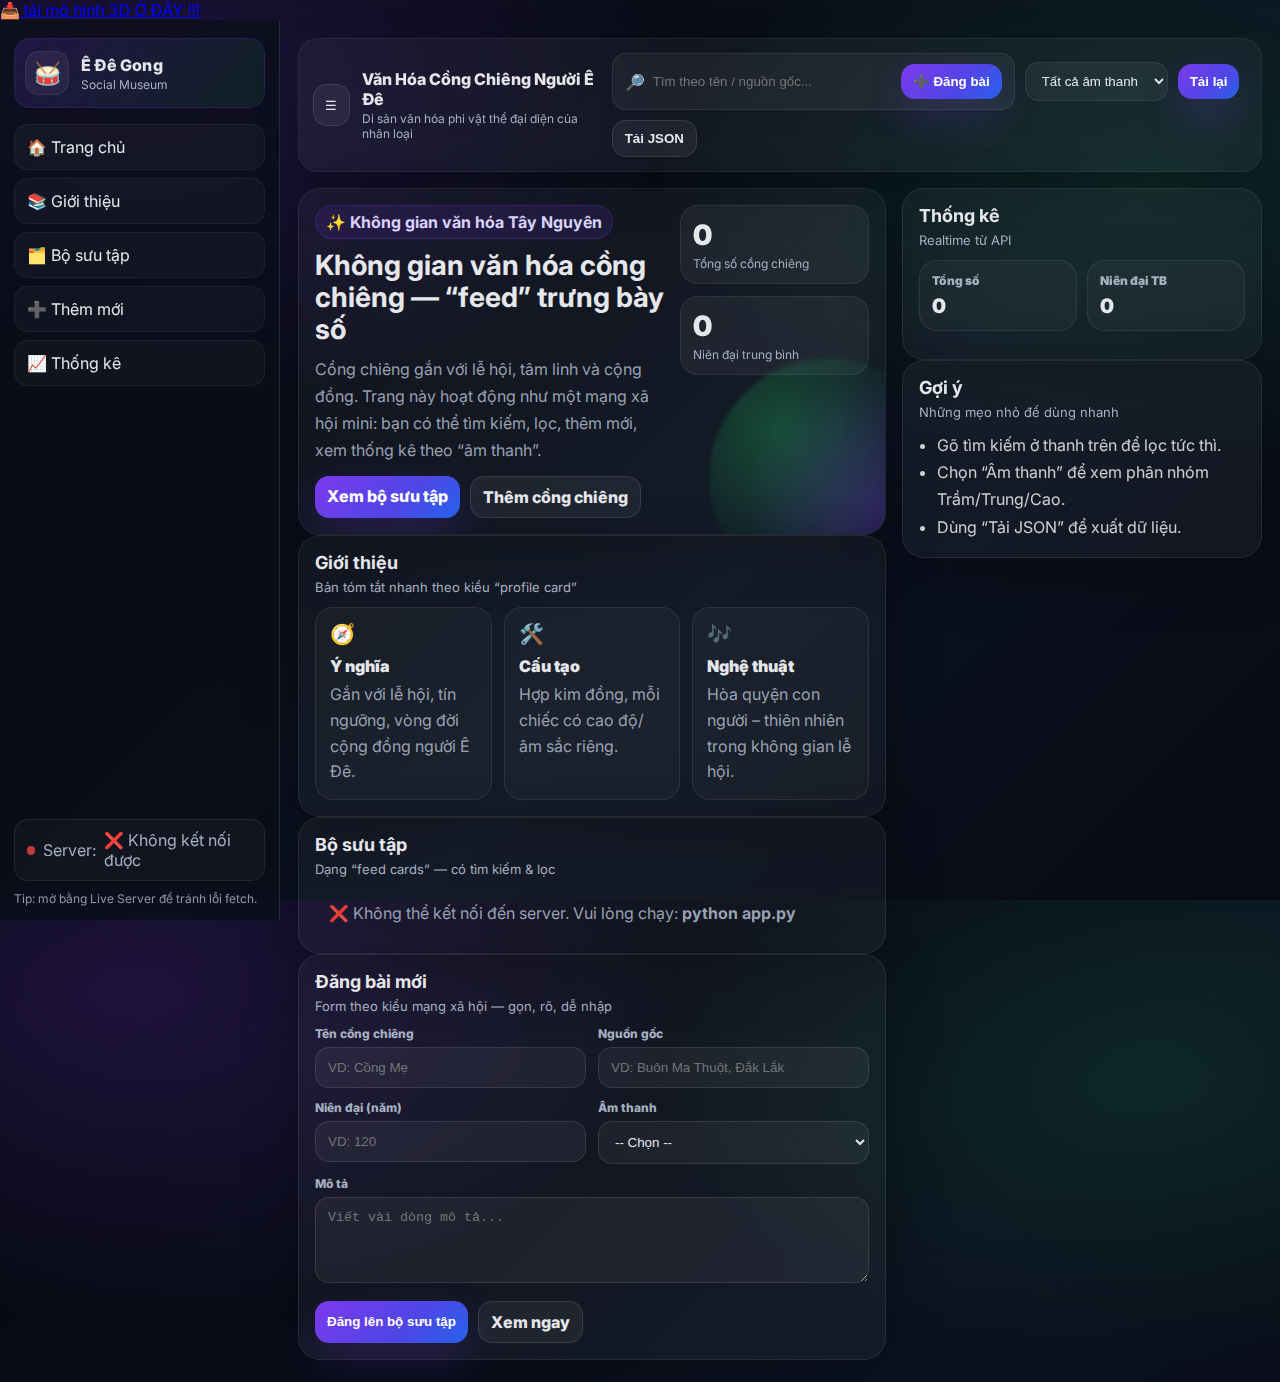
<file: index.html>
<!DOCTYPE html>
<html lang="vi">
<head>
  <meta charset="UTF-8" />
  <meta name="viewport" content="width=device-width,initial-scale=1.0" />
  <title>Văn Hóa Cồng Chiêng Người Ê Đê</title>

  <!-- Font kiểu mạng xã hội -->
  <link rel="preconnect" href="https://fonts.googleapis.com">
  <link rel="preconnect" href="https://fonts.gstatic.com" crossorigin>
  <link href="https://fonts.googleapis.com/css2?family=Inter:wght@400;500;600;700;800&display=swap" rel="stylesheet">
  
  <link rel="stylesheet" href="style.css" />
  <link rel="stylesheet" href="responsive.css" />
</head>

<body>
    <div class="page-link">
    <a href="download.html" class="btn-link">
      📥 tải mô hình 3D Ở ĐÂY !!!
    </a>
  </div>

  <!-- App Shell -->
  <div class="app">
    <!-- SIDEBAR -->
    <aside class="sidebar">
      <div class="brand">
        <div class="brand-badge">🥁</div>
        <div class="brand-text">
          <div class="brand-title">Ê Đê Gong</div>
          <div class="brand-sub">Social Museum</div>
        </div>
      </div>

      <nav class="side-nav">
        <!-- Giữ nguyên liên kết -->
        <a class="nav-link" href="#home">🏠 Trang chủ</a>
        <a class="nav-link" href="#about">📚 Giới thiệu</a>
        <a class="nav-link" href="#collection">🗂️ Bộ sưu tập</a>
        <a class="nav-link" href="#add">➕ Thêm mới</a>
        <a class="nav-link" href="#stats">📈 Thống kê</a>
      </nav>

      <div class="sidebar-footer">
        <div class="server-chip">
          <span class="dot" id="serverDot"></span>
          <span>Server:</span>
          <span id="serverStatus">Đang kiểm tra...</span>
        </div>
        <div class="hint">Tip: mở bằng Live Server để tránh lỗi fetch.</div>
      </div>
    </aside>

    <!-- MAIN -->
    <main class="main">
      <!-- TOPBAR -->
      <header class="topbar">
        <div class="topbar-left">
          <button class="icon-btn" id="menuBtn" aria-label="Menu">☰</button>
          <div class="page-title">
            <div class="page-title-big">Văn Hóa Cồng Chiêng Người Ê Đê</div>
            <div class="page-title-sub">Di sản văn hóa phi vật thể đại diện của nhân loại</div>
          </div>
        </div>

        <div class="topbar-right">
          <div class="search-pill">
            <span class="search-ico">🔎</span>
            <!-- giữ ID searchInput để JS cũ vẫn chạy -->
            <input id="searchInput" type="text" placeholder="Tìm theo tên / nguồn gốc..." />
            <button class="primary-btn" id="openPostModal" type="button">➕ Đăng bài</button>
          </div>

          <select id="filterSound" class="select-pill">
            <option value="">Tất cả âm thanh</option>
            <option value="Trầm">Trầm</option>
            <option value="Trung">Trung</option>
            <option value="Cao">Cao</option>
          </select>

          <button class="primary-btn" onclick="loadData()">Tải lại</button>
          <button class="ghost-btn" onclick="exportData()">Tải JSON</button>
        </div>
      </header>

      <!-- GRID LAYOUT: feed + right panel -->
      <div class="content">
        <!-- FEED -->
        <section class="feed">

          <!-- HOME (giữ id) -->
          <section id="home" class="card hero-card">
            <div class="hero-left">
              <div class="chip">✨ Không gian văn hóa Tây Nguyên</div>
              <h1>Không gian văn hóa cồng chiêng — “feed” trưng bày số</h1>
              <p>
                Cồng chiêng gắn với lễ hội, tâm linh và cộng đồng. Trang này hoạt động như một mạng xã hội mini:
                bạn có thể tìm kiếm, lọc, thêm mới, xem thống kê theo “âm thanh”.
              </p>
              <div class="hero-actions">
                <a class="primary-btn" href="#collection">Xem bộ sưu tập</a>
                <a class="ghost-btn" href="#add">Thêm cồng chiêng</a>
              </div>
            </div>

            <div class="hero-right">
              <div class="hero-metric">
                <div class="hero-metric-num" id="totalGongs">0</div>
                <div class="hero-metric-label">Tổng số cồng chiêng</div>
              </div>
              <div class="hero-metric">
                <div class="hero-metric-num" id="avgAge">0</div>
                <div class="hero-metric-label">Niên đại trung bình</div>
              </div>
              <div class="hero-blob"></div>
            </div>
          </section>

          <!-- ABOUT (giữ id) -->
          <section id="about" class="card">
            <div class="card-head">
              <h2>Giới thiệu</h2>
              <div class="muted">Bản tóm tắt nhanh theo kiểu “profile card”</div>
            </div>

            <div class="about-grid">
              <div class="mini-card">
                <div class="mini-ico">🧭</div>
                <div class="mini-title">Ý nghĩa</div>
                <div class="mini-text">Gắn với lễ hội, tín ngưỡng, vòng đời cộng đồng người Ê Đê.</div>
              </div>
              <div class="mini-card">
                <div class="mini-ico">🛠️</div>
                <div class="mini-title">Cấu tạo</div>
                <div class="mini-text">Hợp kim đồng, mỗi chiếc có cao độ/âm sắc riêng.</div>
              </div>
              <div class="mini-card">
                <div class="mini-ico">🎶</div>
                <div class="mini-title">Nghệ thuật</div>
                <div class="mini-text">Hòa quyện con người – thiên nhiên trong không gian lễ hội.</div>
              </div>
            </div>
          </section>

          <!-- COLLECTION (giữ id) -->
          <section id="collection" class="card">
            <div class="card-head">
              <h2>Bộ sưu tập</h2>
              <div class="muted">Dạng “feed cards” — có tìm kiếm & lọc</div>
            </div>

            <!-- giữ id gongList để JS render -->
            <div id="gongList" class="gong-feed">
              <div class="loading">Đang tải dữ liệu...</div>
            </div>
          </section>

          <!-- ADD (giữ id) -->
          <section id="add" class="card">
            <div class="card-head">
              <h2>Đăng bài mới</h2>
              <div class="muted">Form theo kiểu mạng xã hội — gọn, rõ, dễ nhập</div>
            </div>

            <!-- giữ id addGongForm để JS submit -->
            <form id="addGongForm" class="post-form">
              <div class="form-row">
                <div class="field">
                  <label>Tên cồng chiêng</label>
                  <input type="text" id="name" placeholder="VD: Cồng Mẹ" required />
                </div>
                <div class="field">
                  <label>Nguồn gốc</label>
                  <input type="text" id="origin" placeholder="VD: Buôn Ma Thuột, Đắk Lắk" required />
                </div>
              </div>

              <div class="form-row">
                <div class="field">
                  <label>Niên đại (năm)</label>
                  <input type="number" id="age" placeholder="VD: 120" required />
                </div>
                <div class="field">
                  <label>Âm thanh</label>
                  <select id="sound" required>
                    <option value="">-- Chọn --</option>
                    <option value="Trầm">Trầm</option>
                    <option value="Trung">Trung</option>
                    <option value="Cao">Cao</option>
                  </select>
                </div>
              </div>

              <div class="field">
                <label>Mô tả</label>
                <textarea id="description" rows="4" placeholder="Viết vài dòng mô tả..." required></textarea>
              </div>

              <div class="form-actions">
                <button type="submit" class="primary-btn">Đăng lên bộ sưu tập</button>
                <a class="ghost-btn" href="#collection">Xem ngay</a>
              </div>
            </form>
          </section>

        </section>

        <!-- RIGHT PANEL -->
        <aside class="panel">
          <section id="stats" class="card panel-card">
            <div class="card-head">
              <h2>Thống kê</h2>
              <div class="muted">Realtime từ API</div>
            </div>

            <!-- giữ id statsContainer/chartContainer để JS cũ -->
            <div id="statsContainer" class="stats-stack">
              <div class="stat-tile">
                <div class="stat-label">Tổng số</div>
                <div class="stat-value" id="totalGongsSide">0</div>
              </div>
              <div class="stat-tile">
                <div class="stat-label">Niên đại TB</div>
                <div class="stat-value" id="avgAgeSide">0</div>
              </div>
            </div>

            <div id="chartContainer" class="chart-box"></div>
          </section>

          <section class="card panel-card">
            <div class="card-head">
              <h2>Gợi ý</h2>
              <div class="muted">Những mẹo nhỏ để dùng nhanh</div>
            </div>
            <ul class="tips">
              <li>Gõ tìm kiếm ở thanh trên để lọc tức thì.</li>
              <li>Chọn “Âm thanh” để xem phân nhóm Trầm/Trung/Cao.</li>
              <li>Dùng “Tải JSON” để xuất dữ liệu.</li>
            </ul>
          </section>
        </aside>
      </div>
    </main>
  </div>

  <script>
    const API_URL = 'http://127.0.0.1:5000/api';
    let allGongs = [];

    // Sidebar mobile toggle
    const menuBtn = document.getElementById('menuBtn');
    menuBtn?.addEventListener('click', () => document.body.classList.toggle('sidebar-open'));

    // Kiểm tra kết nối server
    async function checkServerStatus() {
      try {
        const response = await fetch(API_URL.replace('/api', '/'));
        if (response.ok) {
          const s = document.getElementById('serverStatus');
          const dot = document.getElementById('serverDot');
          s.textContent = '✅ Đang hoạt động';
          s.style.color = 'inherit';
          if (dot) dot.classList.add('on');
        }
      } catch (error) {
        const s = document.getElementById('serverStatus');
        const dot = document.getElementById('serverDot');
        s.textContent = '❌ Không kết nối được';
        s.style.color = 'inherit';
        if (dot) dot.classList.remove('on');
      }
    }

    // Tải dữ liệu từ server
    async function loadData() {
      try {
        const response = await fetch(`${API_URL}/gongs`);
        const data = await response.json();
        allGongs = data.gongs || data;
        displayGongs(allGongs);
        loadStats();
      } catch (error) {
        document.getElementById('gongList').innerHTML =
          '<div class="error">❌ Không thể kết nối đến server. Vui lòng chạy: <b>python app.py</b></div>';
        console.error('Error:', error);
      }
    }

    // Hiển thị danh sách cồng chiêng (feed style + an toàn dữ liệu thiếu field)
    function displayGongs(gongs) {
      const container = document.getElementById('gongList');
      if (!Array.isArray(gongs) || gongs.length === 0) {
        container.innerHTML = '<div class="empty">Chưa có dữ liệu. Hãy “Đăng bài mới” ở mục Thêm mới!</div>';
        return;
      }

      container.innerHTML = gongs.map(gong => {
        const id = gong?._id || '';
        const name = gong?.name ?? '(Không có tên)';
        const origin = gong?.origin ?? '(Không rõ nguồn gốc)';
        const age = gong?.age ?? 'N/A';
        const sound = gong?.sound ?? 'Không xác định';
        const desc = gong?.description ?? '';

        const badgeClass = (sound || '').toLowerCase();

        return `
          <article class="post">
            <div class="post-head">
              <div class="avatar">🥁</div>
              <div class="post-meta">
                <div class="post-title">${name}</div>
                <div class="post-sub">${origin} • <span class="pill pill-${badgeClass}">${sound}</span></div>
              </div>
              <div class="post-age">${age} năm</div>
            </div>

            <div class="post-body">${desc}</div>

            <div class="post-actions">
              <button class="action-btn" onclick="deleteGong('${id}')">🗑️ Xóa</button>
            </div>
          </article>
        `;
      }).join('');
    }

    // Thêm cồng chiêng mới
    document.getElementById('addGongForm').addEventListener('submit', async (e) => {
      e.preventDefault();

      const gongData = {
        name: document.getElementById('name').value,
        origin: document.getElementById('origin').value,
        age: parseInt(document.getElementById('age').value),
        description: document.getElementById('description').value,
        sound: document.getElementById('sound').value
      };

      try {
        const response = await fetch(`${API_URL}/gongs`, {
          method: 'POST',
          headers: { 'Content-Type': 'application/json' },
          body: JSON.stringify(gongData)
        });

        if (response.ok) {
          alert('✅ Đã thêm cồng chiêng thành công!');
          document.getElementById('addGongForm').reset();
          loadData();
          document.getElementById('collection').scrollIntoView({ behavior: 'smooth' });
        } else {
          alert('❌ Có lỗi xảy ra. Vui lòng thử lại!');
        }
      } catch (error) {
        alert('❌ Không thể kết nối đến server!');
        console.error('Error:', error);
      }
    });

    // Xóa cồng chiêng
   async function deleteGong(id) {
  if (!confirm("Bạn có chắc muốn xóa cồng chiêng này?")) return;

  try {
    const response = await fetch(`${API_URL}/gongs/${id}`, {
      method: "DELETE",
      headers: {
        "X-ADMIN-KEY": "ede-gong-admin-2025"
      }
    });

    if (response.status === 403) {
      alert("❌ Bạn không có quyền xóa!");
      return;
    }

    if (!response.ok) {
      alert("❌ Xóa thất bại!");
      return;
    }

    alert("✅ Đã xóa thành công!");
    loadData();

  } catch (error) {
    console.error(error);
    alert("❌ Lỗi kết nối server!");
  }
}


    // Tìm kiếm và lọc (an toàn undefined)
    document.getElementById('searchInput').addEventListener('input', filterGongs);
    document.getElementById('filterSound').addEventListener('change', filterGongs);

    function filterGongs() {
      const searchTerm = (document.getElementById('searchInput').value || '').toLowerCase();
      const soundFilter = document.getElementById('filterSound').value;

      const filtered = allGongs.filter(gong => {
        const name = (gong?.name || '').toLowerCase();
        const origin = (gong?.origin || '').toLowerCase();
        const sound = gong?.sound || '';

        const matchSearch = name.includes(searchTerm) || origin.includes(searchTerm);
        const matchSound = !soundFilter || sound === soundFilter;
        return matchSearch && matchSound;
      });

      displayGongs(filtered);
    }

    // Tải xuống dữ liệu
    async function exportData() {
      try {
        const response = await fetch(`${API_URL}/export`);
        const blob = await response.blob();
        const url = window.URL.createObjectURL(blob);
        const a = document.createElement('a');
        a.href = url;
        a.download = 'cong_chieng_ede.json';
        document.body.appendChild(a);
        a.click();
        a.remove();
      } catch (error) {
        alert('❌ Không thể tải xuống dữ liệu!');
        console.error('Error:', error);
      }
    }

    // Tải thống kê
    async function loadStats() {
      try {
        const response = await fetch(`${API_URL}/stats`);
        const data = await response.json();

        if (data.success) {
          // hero
          document.getElementById('totalGongs').textContent = data.stats.total_gongs;
          document.getElementById('avgAge').textContent =
            data.stats.avg_age ? Math.round(data.stats.avg_age) : 'N/A';

          // side tiles
          document.getElementById('totalGongsSide').textContent = data.stats.total_gongs;
          document.getElementById('avgAgeSide').textContent =
            data.stats.avg_age ? Math.round(data.stats.avg_age) + ' năm' : 'N/A';

          displayChart(data.stats.by_sound);
        }
      } catch (error) {
        console.error('Error loading stats:', error);
      }
    }

    // Biểu đồ đơn giản (giữ nguyên logic cũ)
    function displayChart(soundStats) {
      const container = document.getElementById('chartContainer');
      if (!soundStats || soundStats.length === 0) {
        container.innerHTML = '<div class="muted">Chưa có dữ liệu thống kê</div>';
        return;
      }

      const max = Math.max(...soundStats.map(s => s.count));
      container.innerHTML =
        '<div class="chart-title">Phân bố theo âm thanh</div>' +
        soundStats.map(item => `
          <div class="chart-row">
            <div class="chart-name">${item._id || 'Không xác định'}</div>
            <div class="chart-bar">
              <div class="chart-fill" style="width:${(item.count / max) * 100}%"></div>
            </div>
            <div class="chart-num">${item.count}</div>
          </div>
        `).join('');
    }

    // Khởi động
    window.addEventListener('load', () => {
      checkServerStatus();
      loadData();
    });
  </script>
</body>
</html>
</file>
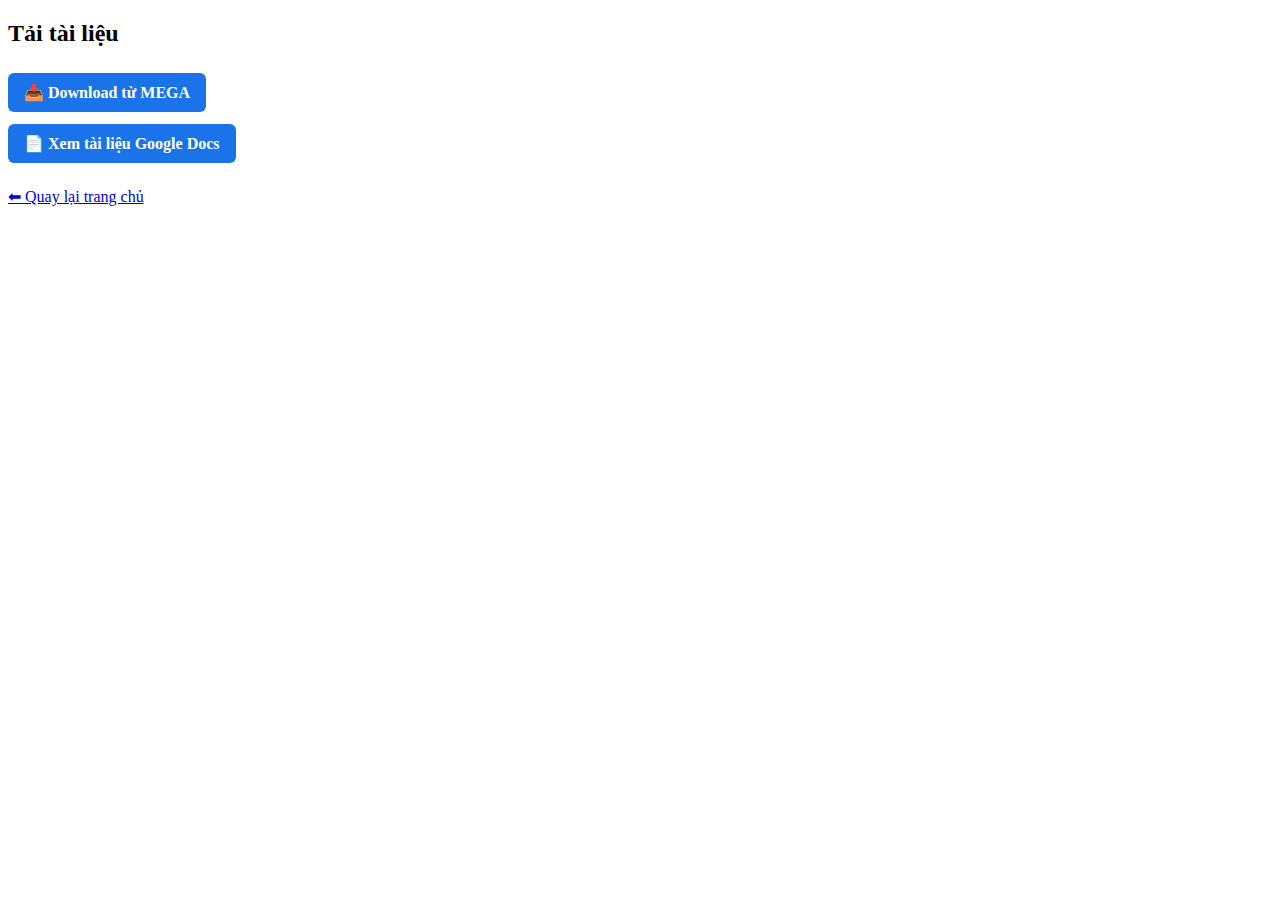
<file: download.html>
<!DOCTYPE html>
<html lang="vi">
<head>
<meta charset="UTF-8">
<title>Download</title>

<style>
  .btn {
    display: inline-block;
    padding: 10px 16px;
    margin: 6px 0;
    background: #1a73e8;
    color: white;
    text-decoration: none;
    border-radius: 6px;
    font-weight: bold;
  }

  .btn:hover {
    background: #1558b0;
  }
</style>
</head>

<body>

<h2>Tải tài liệu</h2>

<a 
  href="https://mega.nz/file/PhhgFJ5L#9jqPcEuweY9VuIZBaPf-TqH2CdWzTZs9xGsqw0f5jhI"
  target="_blank"
  class="btn"
>
  📥 Download từ MEGA
</a>

<br>

<a 
  href="https://docs.google.com/document/d/1izWln4NwdJAFx4GGOW1NQdPncie8PZe_QvdfrqQoHGM/edit"
  target="_blank"
  class="btn"
>
  📄 Xem tài liệu Google Docs
</a>

<br><br>

<a href="index.html">⬅ Quay lại trang chủ</a>

</body>
</html>
</file>
<file: style.css>
*{box-sizing:border-box;margin:0;padding:0}
:root{
  --bg:#0b1220;
  --card:#0f172a;
  --card2:#111c33;
  --line:rgba(148,163,184,.18);
  --text:#e5e7eb;
  --muted:#a7b0c0;

  --brand:#7c3aed;       /* tím social */
  --brand2:#22c55e;      /* xanh accent */
  --warn:#f59e0b;
  --danger:#ef4444;

  --r:18px;
  --shadow:0 18px 55px rgba(0,0,0,.45);
}

html,body{height:100%}
body{
  font-family: Inter, system-ui, -apple-system, Segoe UI, Roboto, Arial, sans-serif;
  background:
    radial-gradient(1000px 600px at 10% 10%, rgba(124,58,237,.20), transparent 55%),
    radial-gradient(900px 520px at 90% 20%, rgba(34,197,94,.12), transparent 55%),
    linear-gradient(135deg, #05070d 0%, #0b1220 60%, #070b14 100%);
  color:var(--text);
}

.app{
  display:grid;
  grid-template-columns: 280px 1fr;
  min-height:100vh;
}

/* Sidebar */
.sidebar{
  position:sticky; top:0; height:100vh;
  padding:18px 14px;
  background:rgba(10,14,24,.72);
  backdrop-filter: blur(14px);
  border-right:1px solid var(--line);
}
.brand{
  display:flex; align-items:center; gap:12px;
  padding:12px 10px; border-radius:16px;
  background:linear-gradient(135deg, rgba(124,58,237,.18), rgba(34,197,94,.10));
  border:1px solid rgba(124,58,237,.18);
}
.brand-badge{
  width:44px;height:44px;border-radius:14px;
  display:grid;place-items:center;font-size:22px;
  background:rgba(255,255,255,.06);
  border:1px solid rgba(255,255,255,.08);
}
.brand-title{font-weight:800; letter-spacing:.2px}
.brand-sub{font-size:12px;color:var(--muted); margin-top:2px}

.side-nav{margin-top:16px; display:flex; flex-direction:column; gap:8px}
.nav-link{
  text-decoration:none;
  color:var(--text);
  padding:12px 12px;
  border-radius:14px;
  border:1px solid rgba(255,255,255,.06);
  background:rgba(255,255,255,.03);
  transition:transform .15s, background .15s, border-color .15s;
}
.nav-link:hover{
  transform:translateY(-1px);
  background:rgba(124,58,237,.12);
  border-color:rgba(124,58,237,.22);
}

.sidebar-footer{
  position:absolute; left:14px; right:14px; bottom:14px;
  display:flex; flex-direction:column; gap:10px;
}
.server-chip{
  display:flex; align-items:center; gap:8px;
  padding:10px 12px; border-radius:14px;
  border:1px solid rgba(255,255,255,.08);
  background:rgba(255,255,255,.03);
  color:var(--muted);
}
.dot{width:9px;height:9px;border-radius:999px;background:rgba(239,68,68,.8)}
.dot.on{background:rgba(34,197,94,.9)}
.hint{font-size:12px;color:rgba(167,176,192,.85)}

/* Main */
.main{padding:18px 18px 22px}
.topbar{
  display:flex; justify-content:space-between; align-items:center;
  gap:14px;
  padding:14px 14px;
  border-radius:20px;
  background:rgba(255,255,255,.04);
  border:1px solid rgba(255,255,255,.06);
  box-shadow: 0 18px 45px rgba(0,0,0,.22);
  backdrop-filter: blur(14px);
}
.topbar-left{display:flex; align-items:center; gap:12px}
.icon-btn{
  border:1px solid rgba(255,255,255,.10);
  background:rgba(255,255,255,.06);
  color:var(--text);
  width:42px;height:42px;border-radius:14px;
  cursor:pointer;
}
.page-title-big{font-weight:800}
.page-title-sub{font-size:12px;color:var(--muted); margin-top:2px}

.topbar-right{display:flex; align-items:center; gap:10px; flex-wrap:wrap}
.search-pill{
  display:flex; align-items:center; gap:8px;
  padding:10px 12px; border-radius:14px;
  border:1px solid rgba(255,255,255,.08);
  background:rgba(255,255,255,.05);
}
.search-pill input{
  border:none; outline:none;
  background:transparent; color:var(--text);
  width:240px;
}
.select-pill{
  padding:10px 12px;
  border-radius:14px;
  border:1px solid rgba(255,255,255,.08);
  background:rgba(255,255,255,.05);
  color:var(--text);
  outline:none;
}
.primary-btn,.ghost-btn{
  text-decoration:none;
  border:none; cursor:pointer;
  padding:10px 12px;
  border-radius:14px;
  font-weight:800;
}
.primary-btn{
  color:white;
  background:linear-gradient(135deg, var(--brand) 0%, #4f46e5 60%, #2563eb 100%);
  box-shadow: 0 18px 40px rgba(124,58,237,.22);
}
.ghost-btn{
  color:var(--text);
  background:rgba(255,255,255,.06);
  border:1px solid rgba(255,255,255,.10);
}
.primary-btn:hover,.ghost-btn:hover{transform:translateY(-1px)}

/* Content layout */
.content{
  margin-top:16px;
  display:grid;
  grid-template-columns: 1fr 360px;
  gap:16px;
  align-items:start;
}
.card{
  border-radius:22px;
  border:1px solid rgba(255,255,255,.08);
  background:rgba(255,255,255,.04);
  box-shadow: 0 18px 55px rgba(0,0,0,.25);
  padding:16px;
}
.card-head{display:flex; flex-direction:column; gap:6px; margin-bottom:12px}
.card-head h2{font-size:18px}
.muted{color:var(--muted); font-size:13px}

/* Hero */
.hero-card{
  display:grid;
  grid-template-columns: 1.3fr .7fr;
  gap:14px;
  overflow:hidden;
}
.chip{
  display:inline-flex; align-items:center;
  padding:6px 10px;
  border-radius:999px;
  border:1px solid rgba(124,58,237,.25);
  background:rgba(124,58,237,.12);
  color:#ddd6fe;
  font-weight:700;
  width:fit-content;
}
.hero-left h1{font-size:28px; line-height:1.15; margin:10px 0 10px}
.hero-left p{color:rgba(167,176,192,.92); line-height:1.7}
.hero-actions{display:flex; gap:10px; margin-top:12px; flex-wrap:wrap}

.hero-right{position:relative; display:flex; flex-direction:column; gap:12px}
.hero-metric{
  padding:12px;
  border-radius:18px;
  border:1px solid rgba(255,255,255,.08);
  background:rgba(255,255,255,.05);
}
.hero-metric-num{font-size:28px; font-weight:900}
.hero-metric-label{color:var(--muted); font-size:12px; margin-top:4px}
.hero-blob{
  position:absolute; right:-80px; bottom:-80px;
  width:240px; height:240px; border-radius:999px;
  background: radial-gradient(circle at 30% 30%, rgba(34,197,94,.35), transparent 60%),
              radial-gradient(circle at 70% 60%, rgba(124,58,237,.35), transparent 60%);
  filter: blur(2px);
  opacity:.85;
}

/* About */
.about-grid{
  display:grid;
  grid-template-columns: repeat(3,1fr);
  gap:12px;
}
.mini-card{
  border-radius:18px;
  border:1px solid rgba(255,255,255,.08);
  background:rgba(255,255,255,.03);
  padding:14px;
}
.mini-ico{font-size:20px}
.mini-title{font-weight:900; margin-top:10px}
.mini-text{color:rgba(167,176,192,.92); margin-top:6px; line-height:1.6}

/* Feed posts */
.gong-feed{display:flex; flex-direction:column; gap:12px}
.post{
  border-radius:22px;
  border:1px solid rgba(255,255,255,.08);
  background:rgba(255,255,255,.03);
  padding:14px;
}
.post-head{
  display:grid;
  grid-template-columns: 44px 1fr auto;
  gap:12px;
  align-items:center;
}
.avatar{
  width:44px;height:44px;border-radius:16px;
  display:grid;place-items:center;
  background:rgba(255,255,255,.06);
  border:1px solid rgba(255,255,255,.08);
  font-size:20px;
}
.post-title{font-weight:900}
.post-sub{color:var(--muted); font-size:13px; margin-top:3px}
.post-age{color:rgba(229,231,235,.85); font-weight:800; font-size:13px}

.post-body{margin-top:10px; color:rgba(229,231,235,.88); line-height:1.7}
.post-actions{display:flex; justify-content:flex-end; margin-top:10px}
.action-btn{
  padding:10px 12px;
  border-radius:14px;
  border:1px solid rgba(239,68,68,.25);
  background:rgba(239,68,68,.10);
  color:#fecaca;
  font-weight:900;
  cursor:pointer;
}
.action-btn:hover{transform:translateY(-1px)}

/* Pills */
.pill{
  display:inline-flex; align-items:center;
  padding:4px 10px;
  border-radius:999px;
  border:1px solid rgba(255,255,255,.08);
  background:rgba(255,255,255,.06);
  font-weight:800;
}
.pill-trầm{background:rgba(245,158,11,.12); border-color:rgba(245,158,11,.20); color:#fde68a}
.pill-trung{background:rgba(34,197,94,.12); border-color:rgba(34,197,94,.20); color:#bbf7d0}
.pill-cao{background:rgba(124,58,237,.12); border-color:rgba(124,58,237,.20); color:#ddd6fe}

/* Form */
.post-form{
  display:flex; flex-direction:column; gap:12px;
}
.form-row{
  display:grid;
  grid-template-columns: 1fr 1fr;
  gap:12px;
}
.field label{display:block; font-size:12px; color:var(--muted); margin-bottom:6px; font-weight:800}
.field input,.field textarea,.field select{
  width:100%;
  padding:12px 12px;
  border-radius:14px;
  border:1px solid rgba(255,255,255,.10);
  background:rgba(255,255,255,.05);
  color:var(--text);
  outline:none;
}
.field input:focus,.field textarea:focus,.field select:focus{
  border-color:rgba(124,58,237,.35);
  box-shadow: 0 0 0 4px rgba(124,58,237,.16);
}
.form-actions{display:flex; gap:10px; flex-wrap:wrap; margin-top:2px}

/* Panel */
.panel{position:sticky; top:18px}
.panel-card{padding:16px}
.stats-stack{display:grid; grid-template-columns:1fr 1fr; gap:10px}
.stat-tile{
  border-radius:18px;
  border:1px solid rgba(255,255,255,.08);
  background:rgba(255,255,255,.03);
  padding:12px;
}
.stat-label{font-size:12px;color:var(--muted); font-weight:900}
.stat-value{font-size:20px; font-weight:900; margin-top:6px}

.chart-box{margin-top:12px}
.chart-title{font-weight:900; margin-bottom:10px}
.chart-row{
  display:grid;
  grid-template-columns: 80px 1fr 32px;
  gap:10px; align-items:center;
  margin-bottom:10px;
}
.chart-name{color:var(--muted); font-size:12px; font-weight:900}
.chart-bar{
  height:10px; border-radius:999px;
  background:rgba(255,255,255,.06);
  border:1px solid rgba(255,255,255,.08);
  overflow:hidden;
}
.chart-fill{
  height:100%;
  background: linear-gradient(90deg, rgba(124,58,237,.95), rgba(34,197,94,.95));
  border-radius:999px;
}
.chart-num{font-weight:900; text-align:right}

.tips{margin-top:8px; padding-left:18px; color:rgba(229,231,235,.88); line-height:1.7}
.loading,.error,.empty{padding:14px; color:rgba(167,176,192,.92)}

/* Mobile */
@media (max-width: 1100px){
  .content{grid-template-columns: 1fr}
  .panel{position:relative; top:auto}
  .about-grid{grid-template-columns:1fr}
  .hero-card{grid-template-columns:1fr}
}
@media (max-width: 860px){
  .app{grid-template-columns: 1fr}
  .sidebar{
    position:fixed; left:0; top:0; bottom:0;
    width:280px; transform:translateX(-105%);
    transition: transform .2s ease;
    z-index:50;
  }
  body.sidebar-open .sidebar{transform:translateX(0)}
  .topbar-right .search-pill input{width:160px}
  .form-row{grid-template-columns:1fr}
}
</file>
<file: responsive.css>
/* responsive.css - CSS cho responsive design */

/* Tablet và màn hình vừa */
@media (max-width: 992px) {
    .container {
        padding: 0 15px;
    }

    header h1 {
        font-size: 2em;
    }

    .subtitle {
        font-size: 1em;
    }

    nav ul {
        flex-wrap: wrap;
        padding: 10px 0;
    }

    nav li {
        margin: 5px 10px;
    }

    .hero h2 {
        font-size: 1.8em;
    }

    .hero p {
        font-size: 1.1em;
    }

    .about-grid {
        grid-template-columns: repeat(auto-fit, minmax(250px, 1fr));
        gap: 20px;
    }

    .gong-grid {
        grid-template-columns: repeat(auto-fill, minmax(280px, 1fr));
        gap: 20px;
    }

    main {
        padding: 30px 20px;
        margin: 20px auto;
    }

    .section h2 {
        font-size: 1.7em;
    }

    .filter-bar {
        flex-direction: column;
    }

    #searchInput,
    #filterSound,
    .filter-bar button {
        width: 100%;
    }

    .stats-grid {
        grid-template-columns: repeat(auto-fit, minmax(180px, 1fr));
    }

    .chart-label {
        width: 80px;
        font-size: 0.9em;
    }
}

/* Mobile */
@media (max-width: 768px) {
    body {
        font-size: 14px;
    }

    header {
        padding: 20px 0;
    }

    header h1 {
        font-size: 1.6em;
        margin-bottom: 8px;
    }

    .subtitle {
        font-size: 0.9em;
    }

    nav ul {
        flex-direction: column;
        align-items: center;
        padding: 8px 0;
    }

    nav li {
        margin: 4px 0;
        width: 100%;
        text-align: center;
    }

    nav a {
        display: block;
        padding: 10px 20px;
        font-size: 1em;
    }

    main {
        padding: 20px 15px;
        margin: 15px 10px;
        border-radius: 10px;
    }

    .section {
        margin-bottom: 35px;
    }

    .section h2 {
        font-size: 1.5em;
        margin-bottom: 15px;
    }

    .hero {
        padding: 25px 20px;
    }

    .hero h2 {
        font-size: 1.5em;
        margin-bottom: 12px;
    }

    .hero p {
        font-size: 1em;
        line-height: 1.6;
    }

    .about-grid {
        grid-template-columns: 1fr;
        gap: 15px;
    }

    .about-card {
        padding: 20px;
    }

    .about-card h3 {
        font-size: 1.3em;
    }

    .filter-bar {
        gap: 10px;
    }

    .filter-bar button {
        padding: 10px 20px;
        font-size: 0.95em;
    }

    .gong-grid {
        grid-template-columns: 1fr;
        gap: 15px;
    }

    .gong-card {
        padding: 20px;
    }

    .gong-icon {
        font-size: 2.5em;
    }

    .gong-card h3 {
        font-size: 1.3em;
    }

    .card-actions {
        flex-direction: column;
    }

    .btn-edit,
    .btn-delete {
        width: 100%;
    }

    .add-form {
        padding: 25px 20px;
    }

    .form-group label {
        font-size: 1em;
    }

    .form-group input,
    .form-group textarea,
    .form-group select {
        padding: 10px;
        font-size: 0.95em;
    }

    .btn-submit {
        padding: 12px;
        font-size: 1em;
    }

    .stats-grid {
        grid-template-columns: 1fr;
        gap: 15px;
    }

    .stat-card {
        padding: 20px;
    }

    .stat-card h3 {
        font-size: 2.5em;
    }

    .stat-card p {
        font-size: 1em;
    }

    .chart-container {
        padding: 20px 15px;
    }

    .chart-label {
        display: block;
        width: 100%;
        margin-bottom: 5px;
    }

    .chart-fill {
        display: block;
        margin-left: 0;
        margin-top: 5px;
    }

    footer {
        padding: 15px 10px;
        font-size: 0.9em;
    }

    .server-status {
        font-size: 0.85em;
    }
}

/* Mobile nhỏ */
@media (max-width: 480px) {
    header h1 {
        font-size: 1.4em;
    }

    .subtitle {
        font-size: 0.85em;
    }

    nav a {
        font-size: 0.95em;
        padding: 8px 15px;
    }

    main {
        padding: 15px 10px;
        margin: 10px 5px;
    }

    .section h2 {
        font-size: 1.3em;
    }

    .hero {
        padding: 20px 15px;
    }

    .hero h2 {
        font-size: 1.3em;
    }

    .hero p {
        font-size: 0.95em;
    }

    .about-card {
        padding: 15px;
    }

    .about-card h3 {
        font-size: 1.2em;
    }

    .about-card p {
        font-size: 0.95em;
    }

    #searchInput,
    #filterSound {
        padding: 10px 15px;
        font-size: 0.95em;
    }

    .filter-bar button {
        padding: 10px 15px;
        font-size: 0.9em;
    }

    .gong-card {
        padding: 15px;
    }

    .gong-icon {
        font-size: 2em;
    }

    .gong-card h3 {
        font-size: 1.2em;
    }

    .gong-card p {
        font-size: 0.95em;
    }

    .badge {
        padding: 3px 10px;
        font-size: 0.85em;
    }

    .btn-edit,
    .btn-delete {
        padding: 8px;
        font-size: 0.9em;
    }

    .add-form {
        padding: 20px 15px;
    }

    .stat-card h3 {
        font-size: 2em;
    }

    .chart-container h3 {
        font-size: 1.1em;
    }

    .chart-fill {
        font-size: 0.9em;
        padding: 6px 12px;
    }
}

/* Landscape orientation */
@media (max-height: 600px) and (orientation: landscape) {
    header {
        padding: 15px 0;
    }

    header h1 {
        font-size: 1.5em;
    }

    nav {
        position: static;
    }

    nav ul {
        padding: 8px 0;
    }

    .hero {
        padding: 20px;
    }

    .section {
        margin-bottom: 25px;
    }

    .gong-icon {
        font-size: 2em;
        margin-bottom: 10px;
    }
}

/* Print styles */
@media print {
    body {
        background: white;
    }

    header,
    nav,
    footer,
    .filter-bar,
    .card-actions,
    .add-form,
    .btn-submit {
        display: none;
    }

    main {
        box-shadow: none;
        margin: 0;
        padding: 20px;
    }

    .gong-card {
        page-break-inside: avoid;
        box-shadow: none;
        border: 1px solid #ddd;
    }

    .section h2 {
        color: #000;
        border-bottom: 2px solid #000;
    }
}

/* High contrast mode */
@media (prefers-contrast: high) {
    body {
        background: #fff;
        color: #000;
    }

    .gong-card,
    .about-card,
    .add-form {
        border: 2px solid #000;
    }

    .btn-submit,
    .filter-bar button {
        background: #000;
        color: #fff;
    }

    nav a:hover {
        background: #000;
        color: #fff;
    }
}

/* Reduced motion */
@media (prefers-reduced-motion: reduce) {
    *,
    *::before,
    *::after {
        animation-duration: 0.01ms !important;
        animation-iteration-count: 1 !important;
        transition-duration: 0.01ms !important;
    }
}

/* Dark mode support (optional) */
@media (prefers-color-scheme: dark) {
    body {
        background: linear-gradient(135deg, #2c3e50 0%, #34495e 100%);
    }

    main {
        background: #2c3e50;
        color: #ecf0f1;
    }

    .section h2 {
        color: #3498db;
    }

    .gong-card,
    .about-card {
        background: #34495e;
        border-color: #4a5f7f;
        color: #ecf0f1;
    }

    .gong-card p,
    .about-card p {
        color: #bdc3c7;
    }

    .add-form {
        background: #34495e;
        color: #ecf0f1;
    }

    .form-group input,
    .form-group textarea,
    .form-group select {
        background: #2c3e50;
        color: #ecf0f1;
        border-color: #4a5f7f;
    }

    .chart-container {
        background: #34495e;
    }
}
</file>
